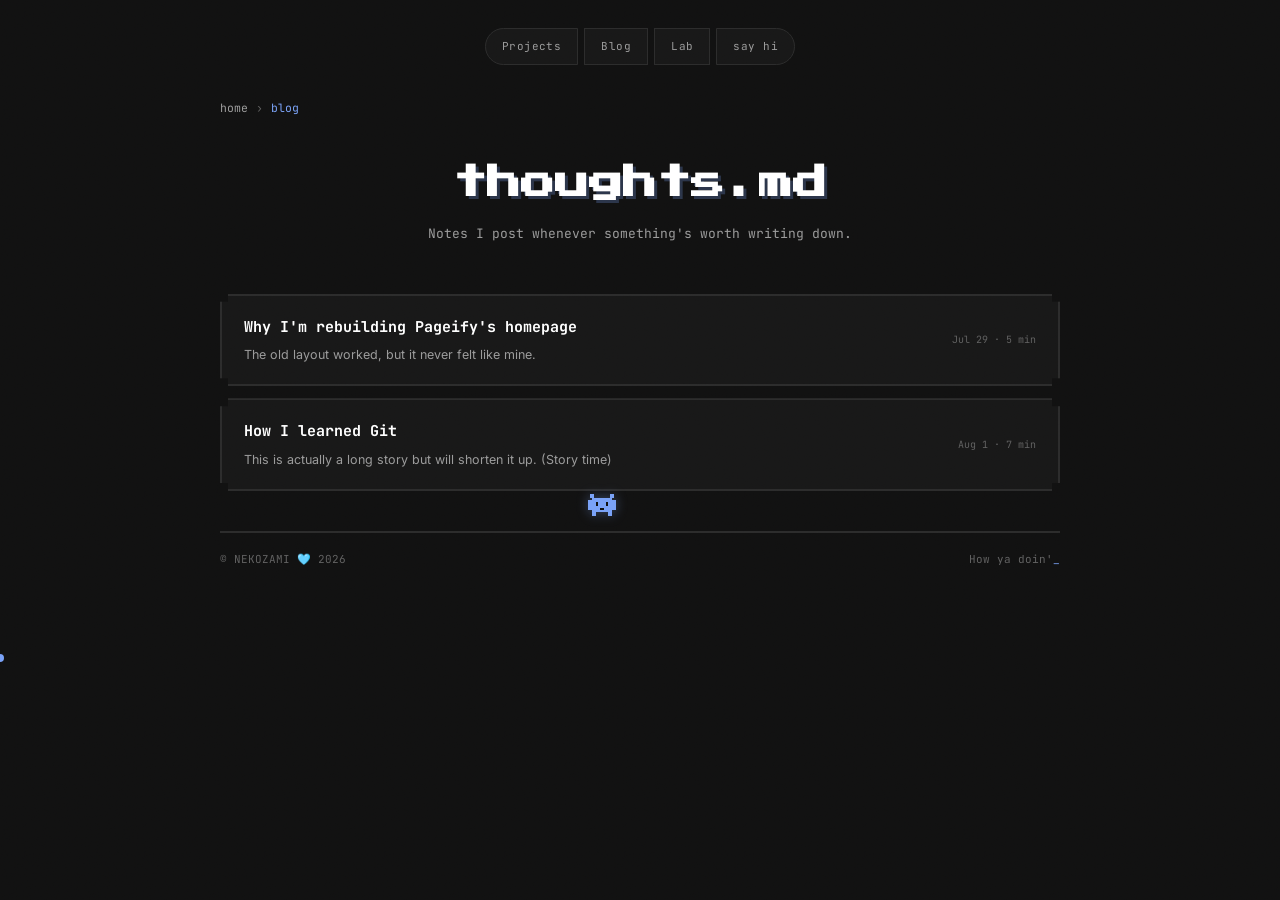
<file: html/blog.html>
<!DOCTYPE html>
<html lang="en">

<head>
    <meta charset="UTF-8">
    <meta name="viewport" content="width=device-width, initial-scale=1.0">
    <title>blog — NEKOZAMI</title>
    <meta name="description" content="Notes on Pageify, Discord tools, and whatever I'm building.">
    <link rel="preconnect" href="https://fonts.googleapis.com">
    <link rel="preconnect" href="https://fonts.gstatic.com" crossorigin>
    <link rel="icon" href="../images/favicon.jpg">
    <link
        href="https://fonts.googleapis.com/css2?family=Press+Start+2P&family=Inter:wght@400;500;600;700&family=JetBrains+Mono:wght@400;500;700&display=swap"
        rel="stylesheet">
    <link rel="stylesheet" href="../css/style.css">
    <link rel="stylesheet" href="../css/blog.css">
</head>

<body>

    <div class="grain"></div>

    <div class="pet" id="pet" aria-hidden="true">
        <svg viewBox="0 0 16 16" width="32" height="32" shape-rendering="crispEdges">
            <rect x="2" y="2" width="2" height="2" fill="#7AA2F7" />
            <rect x="12" y="2" width="2" height="2" fill="#7AA2F7" />
            <rect x="3" y="4" width="10" height="7" fill="#7AA2F7" />
            <rect x="1" y="5" width="2" height="5" fill="#7AA2F7" />
            <rect x="13" y="5" width="2" height="5" fill="#7AA2F7" />
            <rect x="5" y="6" width="1" height="2" fill="#111111" />
            <rect x="10" y="6" width="1" height="2" fill="#111111" />
            <rect x="7" y="9" width="2" height="1" fill="#111111" />
            <rect x="3" y="11" width="2" height="2" fill="#7AA2F7" />
            <rect x="11" y="11" width="2" height="2" fill="#7AA2F7" />
        </svg>
    </div>

    <nav class="nav">
        <a href="../index.html#projects">Projects</a>
        <a href="blog.html">Blog</a>
        <a href="lab.html">Lab</a>
        <a href="https://www.instagram.com/rayyan.vat">say hi</a>
    </nav>

    <div class="crumbs">
        <a href="/">home</a>
        <span class="crumbs__sep">›</span>
        <span class="crumbs__current">blog</span>
    </div>

    <header class="blog-hero">
        <h1 class="blog-hero__title">thoughts.md</h1>
        <p class="blog-hero__tag">Notes I post whenever something's worth writing down.</p>
    </header>

    <main class="content">
        <div class="post-list">

            <a class="post-row" href="../posts/pageify-homepage-redesign">
                <div>
                    <h2 class="post-row__title">Why I'm rebuilding Pageify's homepage</h2>
                    <p class="post-row__desc">The old layout worked, but it never felt like mine.</p>
                </div>
                <span class="post-row__meta">Jul 29 · 5 min</span>
            </a>
            <a class="post-row" href="../posts/how-i-learned-git">
                <div>
                    <h2 class="post-row__title">How I learned Git</h2>
                    <p class="post-row__desc">This is actually a long story but will shorten it up. (Story time)</p>
                </div>
                <span class="post-row__meta">Aug 1 · 7 min</span>
            </a>

        </div>

        <footer class="foot">
            <span>© NEKOZAMI 🩵 2026</span>
            <span>How ya doin'<span class="blink">_</span></span>
        </footer>
    </main>

    <script src="../js/script.js"></script>
</body>

</html>
</file>
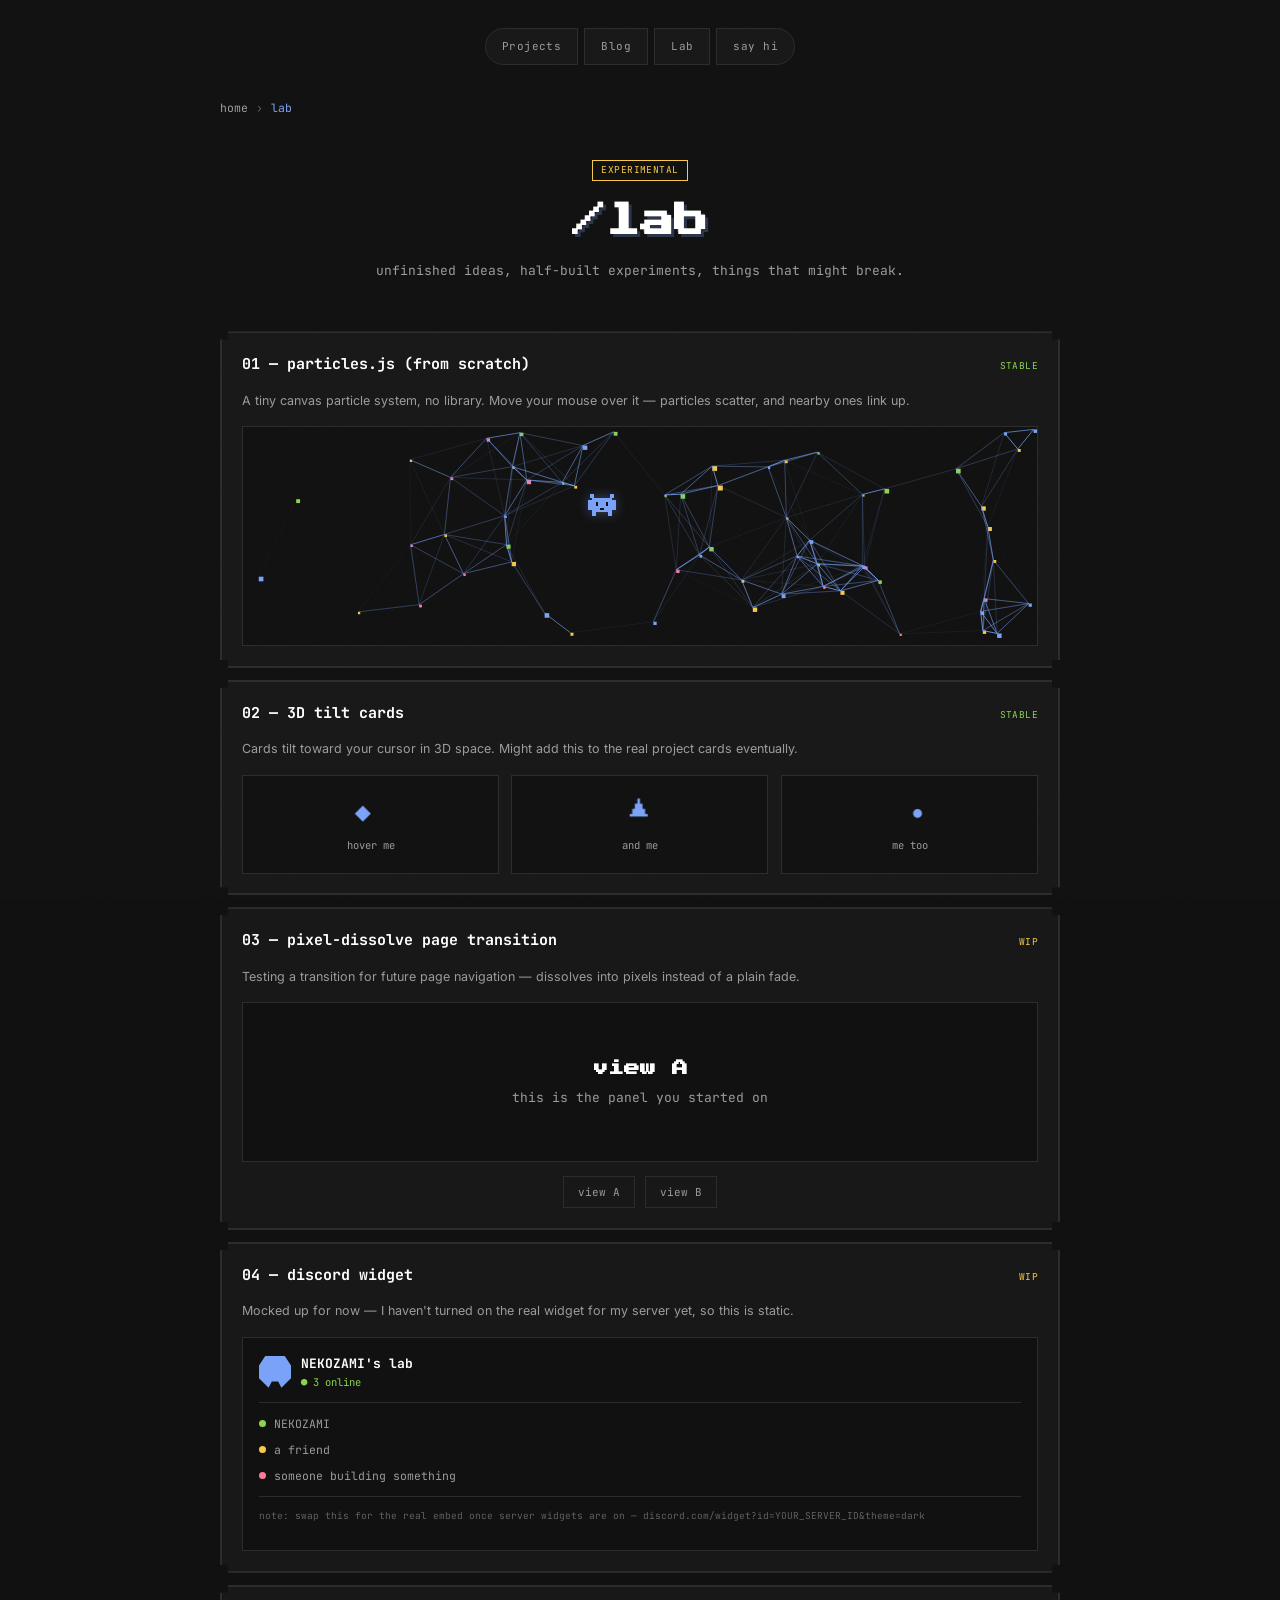
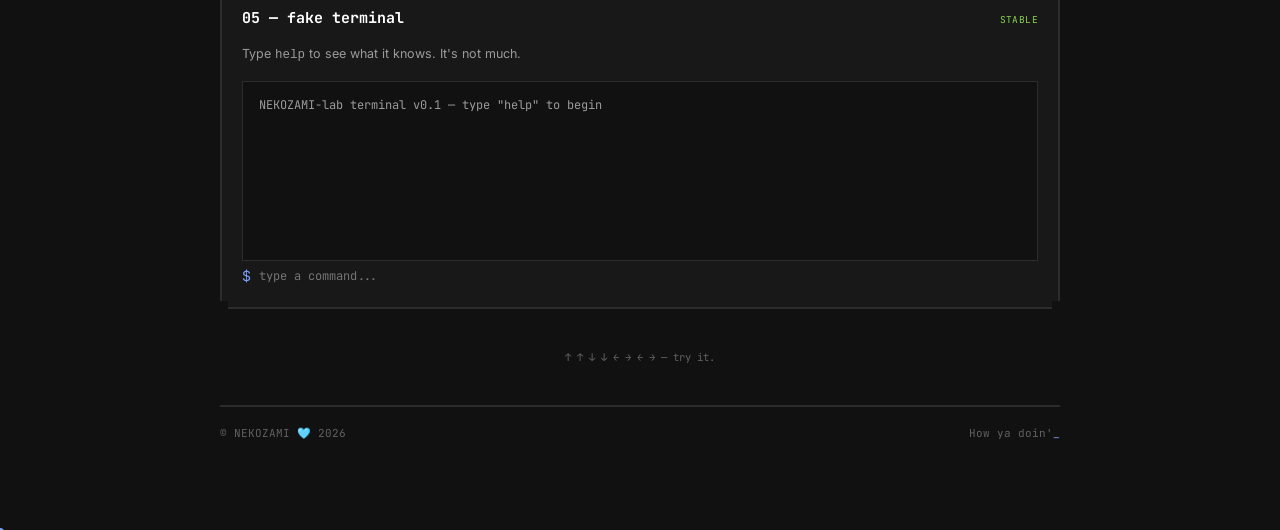
<file: html/lab.html>
<!DOCTYPE html>
<html lang="en">

<head>
    <meta charset="UTF-8">
    <meta name="viewport" content="width=device-width, initial-scale=1.0">
    <title>lab — NEKOZAMI</title>
    <meta name="description" content="Unfinished ideas, experiments, and chaos.">
    <link rel="preconnect" href="https://fonts.googleapis.com">
    <link rel="preconnect" href="https://fonts.gstatic.com" crossorigin>
    <link rel="icon" href="../images/favicon.jpg">
    <link
        href="https://fonts.googleapis.com/css2?family=Press+Start+2P&family=Inter:wght@400;500;600;700&family=JetBrains+Mono:wght@400;500;700&display=swap"
        rel="stylesheet">
    <link rel="stylesheet" href="../css/style.css">
    <link rel="stylesheet" href="../css/lab.css">
</head>

<body>

    <div class="grain"></div>

    <div class="pet" id="pet" aria-hidden="true">
        <svg viewBox="0 0 16 16" width="32" height="32" shape-rendering="crispEdges">
            <rect x="2" y="2" width="2" height="2" fill="#7AA2F7" />
            <rect x="12" y="2" width="2" height="2" fill="#7AA2F7" />
            <rect x="3" y="4" width="10" height="7" fill="#7AA2F7" />
            <rect x="1" y="5" width="2" height="5" fill="#7AA2F7" />
            <rect x="13" y="5" width="2" height="5" fill="#7AA2F7" />
            <rect x="5" y="6" width="1" height="2" fill="#111111" />
            <rect x="10" y="6" width="1" height="2" fill="#111111" />
            <rect x="7" y="9" width="2" height="1" fill="#111111" />
            <rect x="3" y="11" width="2" height="2" fill="#7AA2F7" />
            <rect x="11" y="11" width="2" height="2" fill="#7AA2F7" />
        </svg>
    </div>

    <nav class="nav">
        <a href="../index.html#projects">Projects</a>
        <a href="blog.html">Blog</a>
        <a href="lab.html">Lab</a>
        <a href="https://www.instagram.com/rayyan.vat">say hi</a>
    </nav>

    <div class="crumbs">
        <a href="/">home</a>
        <span class="crumbs__sep">›</span>
        <span class="crumbs__current">lab</span>
    </div>

    <header class="lab-hero">
        <span class="lab-badge">experimental</span>
        <h1 class="lab-hero__title">/lab</h1>
        <p class="lab-hero__tag">unfinished ideas, half-built experiments, things that might break.</p>
    </header>

    <main class="content">

        <div class="experiment">
            <div class="experiment__head">
                <h2 class="experiment__title">01 — particles.js (from scratch)</h2>
                <span class="experiment__status experiment__status--stable">stable</span>
            </div>
            <p class="experiment__desc">A tiny canvas particle system, no library. Move your mouse over it — particles
                scatter, and nearby ones link up.</p>
            <canvas class="particles-canvas" id="particles-canvas"></canvas>
        </div>

        <div class="experiment">
            <div class="experiment__head">
                <h2 class="experiment__title">02 — 3D tilt cards</h2>
                <span class="experiment__status experiment__status--stable">stable</span>
            </div>
            <p class="experiment__desc">Cards tilt toward your cursor in 3D space. Might add this to the real project
                cards eventually.</p>
            <div class="tilt-row">
                <div class="tilt-card"><span class="tilt-card__glyph">◆</span><span class="tilt-card__label">hover
                        me</span></div>
                <div class="tilt-card"><span class="tilt-card__glyph">▲</span><span class="tilt-card__label">and
                        me</span></div>
                <div class="tilt-card"><span class="tilt-card__glyph">●</span><span class="tilt-card__label">me
                        too</span></div>
            </div>
        </div>

        <div class="experiment">
            <div class="experiment__head">
                <h2 class="experiment__title">03 — pixel-dissolve page transition</h2>
                <span class="experiment__status experiment__status--wip">wip</span>
            </div>
            <p class="experiment__desc">Testing a transition for future page navigation — dissolves into pixels
                instead of a plain fade.</p>
            <div class="transition-demo">
                <div id="transition-panel" class="transition-demo__panel">
                    <b>view A</b>this is the panel you started on
                </div>
                <div class="transition-grid" id="transition-grid"></div>
            </div>
            <div class="lab-btn-row">
                <button class="lab-btn" id="transition-btn-a" type="button">view A</button>
                <button class="lab-btn" id="transition-btn-b" type="button">view B</button>
            </div>
        </div>

        <div class="experiment">
            <div class="experiment__head">
                <h2 class="experiment__title">04 — discord widget</h2>
                <span class="experiment__status experiment__status--wip">wip</span>
            </div>
            <p class="experiment__desc">Mocked up for now — I haven't turned on the real widget for my server yet, so
                this is static.</p>
            <div class="discord-widget">
                <div class="discord-widget__server">
                    <span class="discord-widget__icon"></span>
                    <div>
                        <div class="discord-widget__name">NEKOZAMI's lab</div>
                        <div class="discord-widget__count">● 3 online</div>
                    </div>
                </div>
                <div class="discord-widget__members">
                    <div class="discord-widget__member"><span class="discord-widget__dot"></span>NEKOZAMI</div>
                    <div class="discord-widget__member"><span
                            class="discord-widget__dot discord-widget__dot--idle"></span>a friend</div>
                    <div class="discord-widget__member"><span
                            class="discord-widget__dot discord-widget__dot--dnd"></span>someone building something</div>
                </div>
                <p class="discord-widget__note">note: swap this for the real embed once server widgets are on —
                    discord.com/widget?id=YOUR_SERVER_ID&theme=dark</p>
            </div>
        </div>

        <div class="experiment">
            <div class="experiment__head">
                <h2 class="experiment__title">05 — fake terminal</h2>
                <span class="experiment__status experiment__status--stable">stable</span>
            </div>
            <p class="experiment__desc">Type <code>help</code> to see what it knows. It's not much.</p>
            <div class="lab-terminal" id="lab-terminal-log">
                <div class="lab-terminal__line">NEKOZAMI-lab terminal v0.1 — type "help" to begin</div>
            </div>
            <div class="lab-terminal__input-row">
                <input class="lab-terminal__input" id="lab-terminal-input" type="text" autocomplete="off"
                    spellcheck="false" placeholder="type a command...">
            </div>
        </div>

        <p class="egg-hint">↑ ↑ ↓ ↓ ← → ← → — try it.</p>

       <footer class="foot">
            <span>© NEKOZAMI 🩵 2026</span>
            <span>How ya doin'<span class="blink">_</span></span>
        </footer>

    </main>

    <script src="../js/script.js"></script>
    <script src="../js/lab.js"></script>
</body>

</html>
</file>
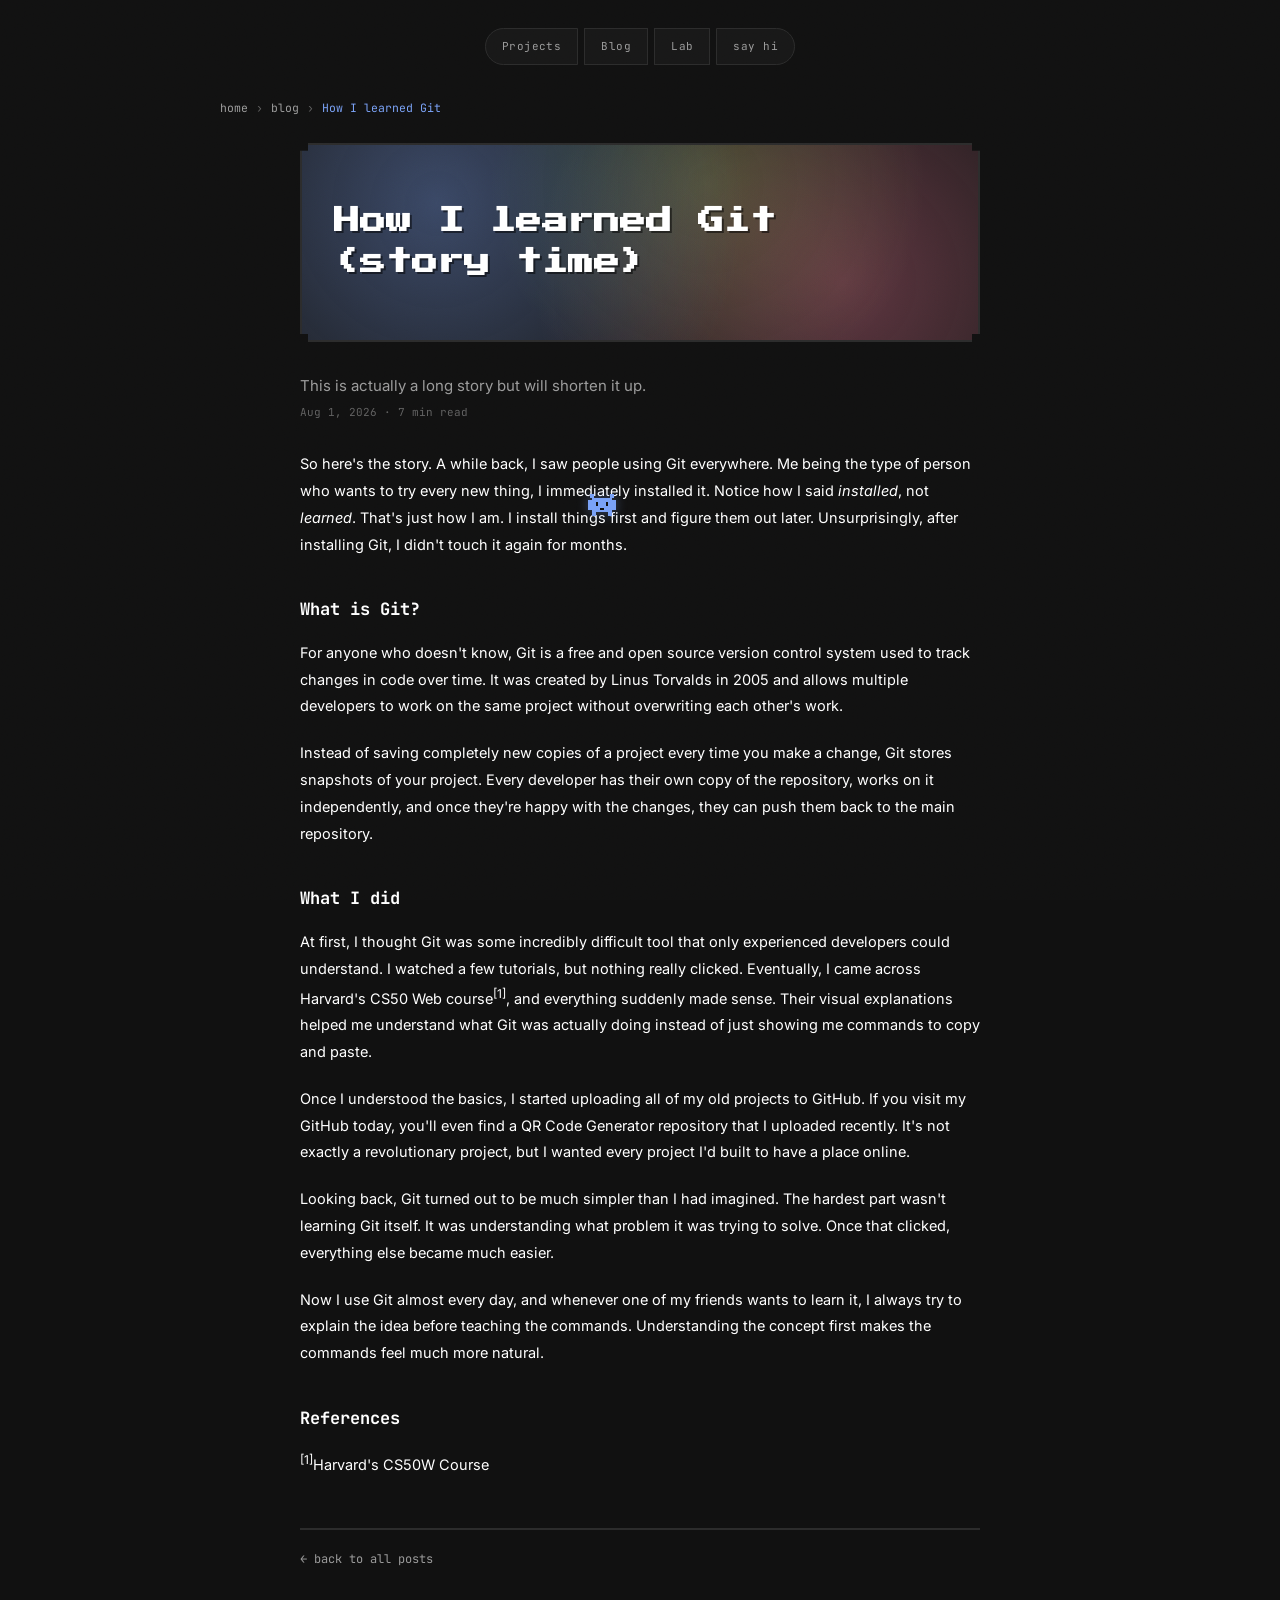
<file: posts/how-i-learned-git.html>
<!DOCTYPE html>
<html lang="en">

<head>
    <meta charset="UTF-8">
    <meta name="viewport" content="width=device-width, initial-scale=1.0">
    <title>How I learned Git — NEKOZAMI</title>
    <meta name="description" content="The old layout worked, but it never felt like mine.">
    <link rel="preconnect" href="https://fonts.googleapis.com">
    <link rel="preconnect" href="https://fonts.gstatic.com" crossorigin>
    <link
        href="https://fonts.googleapis.com/css2?family=Press+Start+2P&family=Inter:wght@400;500;600;700&family=JetBrains+Mono:wght@400;500;700&display=swap"
        rel="stylesheet">
    <link rel="icon" href="../images/favicon.jpg">
    <link rel="stylesheet" href="../css/style.css">
    <link rel="stylesheet" href="../css/blog.css">
</head>

<body>

    <div class="grain"></div>

    <div class="pet" id="pet" aria-hidden="true">
        <svg viewBox="0 0 16 16" width="32" height="32" shape-rendering="crispEdges">
            <rect x="2" y="2" width="2" height="2" fill="#7AA2F7" />
            <rect x="12" y="2" width="2" height="2" fill="#7AA2F7" />
            <rect x="3" y="4" width="10" height="7" fill="#7AA2F7" />
            <rect x="1" y="5" width="2" height="5" fill="#7AA2F7" />
            <rect x="13" y="5" width="2" height="5" fill="#7AA2F7" />
            <rect x="5" y="6" width="1" height="2" fill="#111111" />
            <rect x="10" y="6" width="1" height="2" fill="#111111" />
            <rect x="7" y="9" width="2" height="1" fill="#111111" />
            <rect x="3" y="11" width="2" height="2" fill="#7AA2F7" />
            <rect x="11" y="11" width="2" height="2" fill="#7AA2F7" />
        </svg>
    </div>

    <nav class="nav">
        <a href="../index.html#projects">Projects</a>
        <a href="../html/blog.html">Blog</a>
        <a href="../html/lab.html">Lab</a>
        <a href="https://www.instagram.com/rayyan.vat">say hi</a>
    </nav>

    <div class="crumbs">
        <a href="/">home</a>
        <span class="crumbs__sep">›</span>
        <a href="/blog">blog</a>
        <span class="crumbs__sep">›</span>
        <span class="crumbs__current">How I learned Git</span>
    </div>

    <main class="post">

        <div class="post-banner">
            <h1 class="post-banner__title">How I learned Git (story time)</h1>
        </div>

        <p class="post-dek">This is actually a long story but will shorten it up.</p>
        <p class="post-meta">Aug 1, 2026 · 7 min read</p>

        <div class="post-body">
            <p>So here's the story. A while back, I saw people using Git everywhere. Me being the type of person who
                wants to try every new thing,
                I immediately installed it. Notice how I said <em>installed</em>, not <em>learned</em>. That's just how
                I am. I install things first
                and figure them out later. Unsurprisingly, after installing Git, I didn't touch it again for months.
            </p>

            <h2>What is Git?</h2>
            <p>For anyone who doesn't know, Git is a free and open source version control system used to track changes
                in code over time.
                It was created by Linus Torvalds in 2005 and allows multiple developers to work on the same project
                without overwriting each other's work.</p>

            <p>Instead of saving completely new copies of a project every time you make a change, Git stores snapshots
                of your project. Every developer has their own
                copy of the repository, works on it independently, and once they're happy with the changes, they can
                push them back to the main repository.</p>

            <h2>What I did</h2>
            <p>At first, I thought Git was some incredibly difficult tool that only experienced developers could
                understand. I watched a few tutorials, but nothing
                really clicked. Eventually, I came across Harvard's CS50 Web course<sup>[1]</sup>, and everything
                suddenly made sense. Their visual explanations helped me understand
                what Git was actually doing instead of just showing me commands to copy and paste.</p>

            <p>Once I understood the basics, I started uploading all of my old projects to GitHub. If you visit my
                GitHub today, you'll even find a QR Code Generator repository
                that I uploaded recently. It's not exactly a revolutionary project, but I wanted every project I'd built
                to have a place online.</p>

            <p>Looking back, Git turned out to be much simpler than I had imagined. The hardest part wasn't learning Git
                itself. It was understanding what problem it was trying to solve.
                Once that clicked, everything else became much easier.</p>

            <p>Now I use Git almost every day, and whenever one of my friends wants to learn it, I always try to explain
                the idea before teaching the commands. Understanding the concept first makes the
                commands feel much more natural.</p>

            <h2>References</h2>
            <p><sup>[1]</sup><a terget="_blank"
                    href="https://learning.edx.org/course/course-v1:HarvardX+CS50W+Web/home">Harvard's CS50W Course</a>
            </p>
        </div>

        <div class="post-foot-nav">
            <a href="/blog">← back to all posts</a>
        </div>

    </main>

    <script src="../js/script.js"></script>
</body>

</html>
</file>
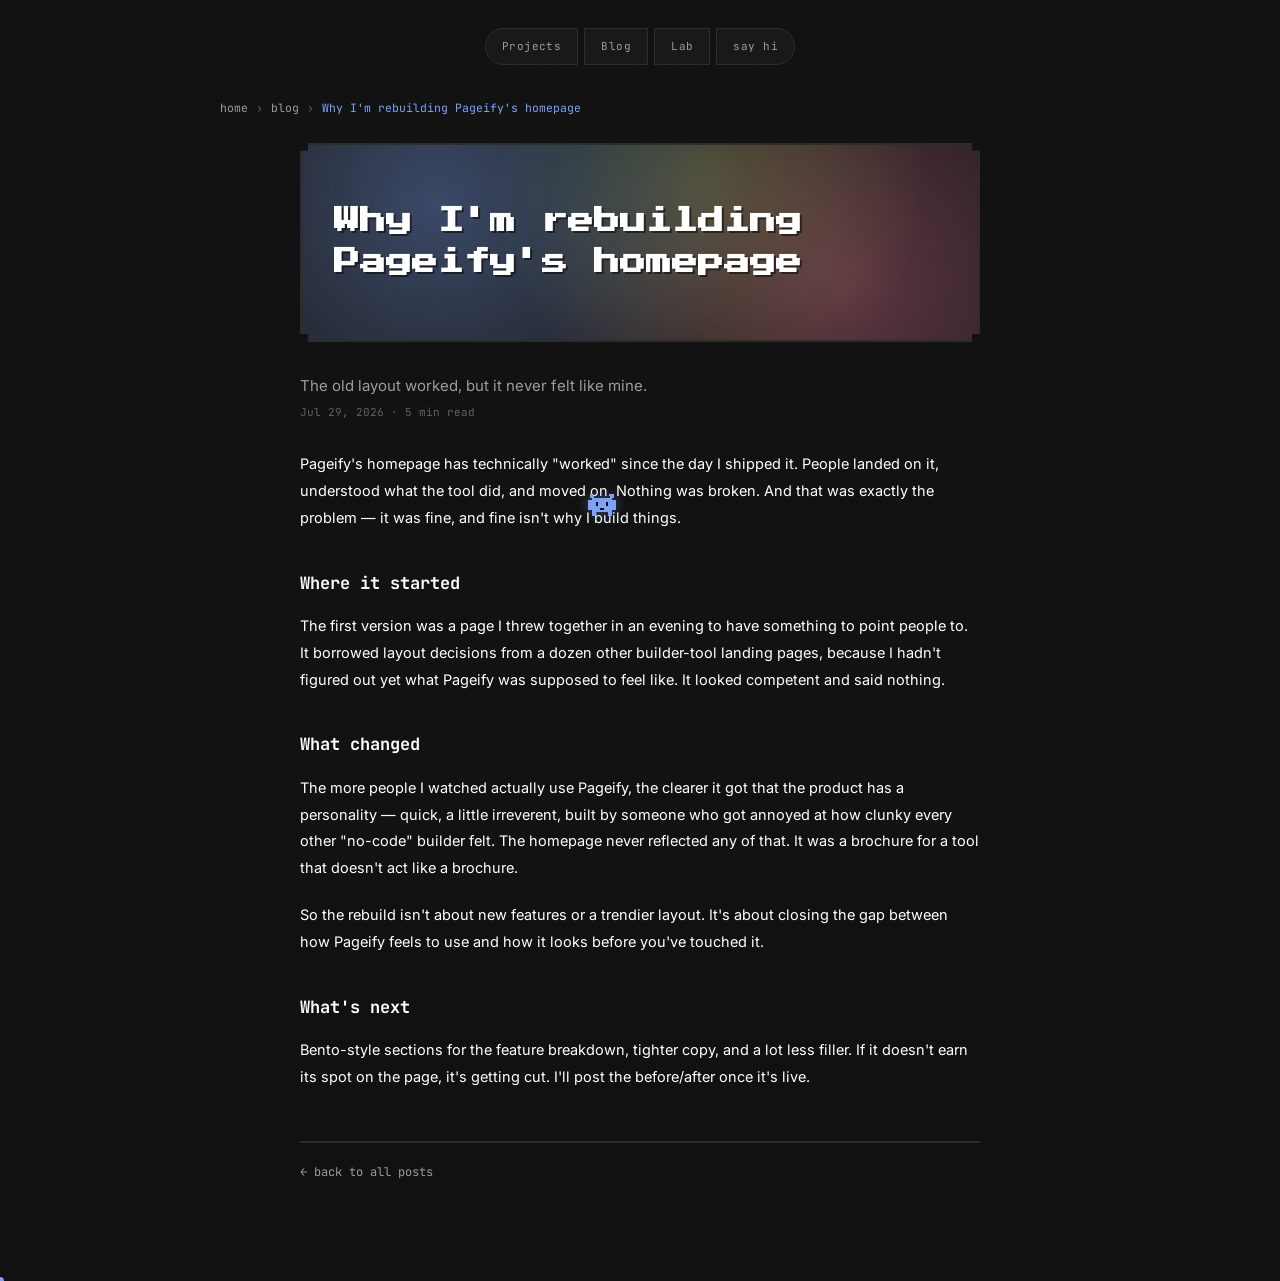
<file: posts/pageify-homepage-redesign.html>
<!DOCTYPE html>
<html lang="en">

<head>
    <meta charset="UTF-8">
    <meta name="viewport" content="width=device-width, initial-scale=1.0">
    <title>Why I'm rebuilding Pageify's homepage — NEKOZAMI</title>
    <meta name="description" content="The old layout worked, but it never felt like mine.">
    <link rel="preconnect" href="https://fonts.googleapis.com">
    <link rel="preconnect" href="https://fonts.gstatic.com" crossorigin>
    <link
        href="https://fonts.googleapis.com/css2?family=Press+Start+2P&family=Inter:wght@400;500;600;700&family=JetBrains+Mono:wght@400;500;700&display=swap"
        rel="stylesheet">
    <link rel="icon" href="../images/favicon.jpg">
    <link rel="stylesheet" href="../css/style.css">
    <link rel="stylesheet" href="../css/blog.css">
</head>

<body>

    <div class="grain"></div>

    <div class="pet" id="pet" aria-hidden="true">
        <svg viewBox="0 0 16 16" width="32" height="32" shape-rendering="crispEdges">
            <rect x="2" y="2" width="2" height="2" fill="#7AA2F7" />
            <rect x="12" y="2" width="2" height="2" fill="#7AA2F7" />
            <rect x="3" y="4" width="10" height="7" fill="#7AA2F7" />
            <rect x="1" y="5" width="2" height="5" fill="#7AA2F7" />
            <rect x="13" y="5" width="2" height="5" fill="#7AA2F7" />
            <rect x="5" y="6" width="1" height="2" fill="#111111" />
            <rect x="10" y="6" width="1" height="2" fill="#111111" />
            <rect x="7" y="9" width="2" height="1" fill="#111111" />
            <rect x="3" y="11" width="2" height="2" fill="#7AA2F7" />
            <rect x="11" y="11" width="2" height="2" fill="#7AA2F7" />
        </svg>
    </div>

    <nav class="nav">
        <a href="../index.html#projects">Projects</a>
        <a href="../html/blog.html">Blog</a>
        <a href="../html/lab.html">Lab</a>
        <a href="https://www.instagram.com/rayyan.vat">say hi</a>
    </nav>

    <div class="crumbs">
        <a href="/">home</a>
        <span class="crumbs__sep">›</span>
        <a href="/blog">blog</a>
        <span class="crumbs__sep">›</span>
        <span class="crumbs__current">Why I'm rebuilding Pageify's homepage</span>
    </div>

    <main class="post">

        <div class="post-banner">
            <h1 class="post-banner__title">Why I'm rebuilding Pageify's homepage</h1>
        </div>

        <p class="post-dek">The old layout worked, but it never felt like mine.</p>
        <p class="post-meta">Jul 29, 2026 · 5 min read</p>

        <div class="post-body">
            <p>Pageify's homepage has technically "worked" since the day I shipped it. People landed on it, understood
                what the tool did, and moved on. Nothing was broken. And that was exactly the problem — it was
                fine, and fine isn't why I build things.</p>

            <h2>Where it started</h2>
            <p>The first version was a page I threw together in an evening to have something to point people to.
                It borrowed layout decisions from a dozen other builder-tool landing pages, because I hadn't
                figured out yet what Pageify was supposed to feel like. It looked competent and said nothing.</p>

            <h2>What changed</h2>
            <p>The more people I watched actually use Pageify, the clearer it got that the product has a
                personality — quick, a little irreverent, built by someone who got annoyed at how clunky every
                other "no-code" builder felt. The homepage never reflected any of that. It was a brochure for a
                tool that doesn't act like a brochure.</p>

            <p>So the rebuild isn't about new features or a trendier layout. It's about closing the gap between how
                Pageify feels to use and how it looks before you've touched it.</p>

            <h2>What's next</h2>
            <p>Bento-style sections for the feature breakdown, tighter copy, and a lot less filler. If it doesn't
                earn its spot on the page, it's getting cut. I'll post the before/after once it's live.</p>
        </div>

        <div class="post-foot-nav">
            <a href="/blog">← back to all posts</a>
        </div>

    </main>

    <script src="../js/script.js"></script>
</body>

</html>
</file>
<file: css/style.css>
:root {
    --bg: #111111;
    --surface: #181818;
    --border: #2c2c2c;
    --border-hover: #7AA2F7;
    --text: #FFFFFF;
    --text-secondary: #9B9B9B;
    --text-tertiary: #616161;
    --accent: #7AA2F7;

    --font-pixel: 'Press Start 2P', monospace;
    --font-mono: 'JetBrains Mono', monospace;
    --font-body: 'Inter', sans-serif;

    --notch: 8px;
    --gap: 12px;
    --dur: 220ms;
}

* {
    box-sizing: border-box;
    scroll-behavior: smooth;
}

::selection {
    background: var(--accent);
    color: #0c0c0c;
}

html {
    background: var(--bg);
}

body {
    margin: 0;
    background: var(--bg);
    color: var(--text);
    font-family: var(--font-body);
    font-size: 14px;
    line-height: 1.55;
    cursor: none;
    overflow-x: hidden;
}

/* Custom cursor */
.custom-cursor {
    position: fixed;
    width: 8px;
    height: 8px;
    background: #7AA2F7;
    border-radius: 50%;
    pointer-events: none;
    z-index: 99999;
    transform: translate(-50%, -50%);
    transition: transform 0.18s ease;
}

a,
button,
input,
textarea,
select,
.project,
.card,
.social-link,
[role="button"] {
    cursor: none !important;
}

/* Cat */
.pet {
    position: fixed;
    width: 48px;
    height: 48px;
    pointer-events: none;
    z-index: 99998;
    image-rendering: pixelated;
    transform-origin: center;
}

@media (hover: none) {
    body {
        cursor: auto;
    }
}

@media (prefers-reduced-motion: reduce) {
    * {
        animation: none !important;
        transition: none !important;
    }
}

a {
    color: inherit;
    text-decoration: none;
}

.accent {
    color: var(--accent);
}

.grain {
    position: fixed;
    inset: 0;
    pointer-events: none;
    z-index: 998;
    opacity: .05;
    mix-blend-mode: overlay;
    background-image: url("data:image/svg+xml,%3Csvg xmlns='http://www.w3.org/2000/svg' width='120' height='120'%3E%3Cfilter id='n'%3E%3CfeTurbulence type='fractalNoise' baseFrequency='0.9' numOctaves='2' stitchTiles='stitch'/%3E%3C/filter%3E%3Crect width='100%25' height='100%25' filter='url(%23n)'/%3E%3C/svg%3E");
}

/* ---------- pixel notch shape, used on every card ---------- */

.pixel-frame {
    clip-path: polygon(0 var(--notch), var(--notch) var(--notch), var(--notch) 0,
            calc(100% - var(--notch)) 0, calc(100% - var(--notch)) var(--notch), 100% var(--notch),
            100% calc(100% - var(--notch)), calc(100% - var(--notch)) calc(100% - var(--notch)), calc(100% - var(--notch)) 100%,
            var(--notch) 100%, var(--notch) calc(100% - var(--notch)), 0 calc(100% - var(--notch)));
}

/* ---------- cursor pet ---------- */

.pet {
    position: fixed;
    top: 0;
    left: 0;
    z-index: 1000;
    pointer-events: none;
    transform: translate(-100px, -100px);
    image-rendering: pixelated;
    filter: drop-shadow(0 0 6px rgba(122, 162, 247, .35));
}

@media (hover: none) {
    .pet {
        display: none;
    }
}

/* ---------- floating decorative pixel icons ---------- */

.floaters {
    position: fixed;
    inset: 0;
    pointer-events: none;
    z-index: 1;
}

.floater {
    position: absolute;
    image-rendering: pixelated;
    opacity: .8;
    will-change: transform;
    animation: up-down 1.5s ease-in-out infinite;
}

@keyframes up-down {

    0%,
    100% {
        transform: translateY(0);
    }

    50% {
        transform: translateY(20px);
    }
}

@media (max-width: 720px) {
    .floaters {
        display: none;
    }
}

/* ---------- nav ---------- */

.nav {
    position: relative;
    z-index: 5;
    display: flex;
    justify-content: center;
    gap: 6px;
    padding-top: 28px;
}

.nav a {
    font-family: var(--font-mono);
    font-size: 11px;
    letter-spacing: .04em;
    color: var(--text-secondary);
    background: var(--surface);
    border: 1px solid var(--border);
    padding: 9px 16px;
    transition: color var(--dur), border-color var(--dur);
}

.nav a:hover {
    color: var(--accent);
    border-color: var(--accent);
}

.nav a:first-child {
    border-radius: 20px 0 0 20px;
}

.nav a:last-child {
    border-radius: 0 20px 20px 0;
}

/* ---------- hero ---------- */

.hero {
    position: relative;
    z-index: 2;
    text-align: center;
    padding: 90px 20px 70px;
}

.hero__name {
    font-family: var(--font-pixel);
    font-size: clamp(28px, 6vw, 52px);
    line-height: 1.4;
    margin: 0 0 18px;
    letter-spacing: -1px;
    text-shadow: 3px 3px 0 rgba(122, 162, 247, .25);
}

.hero__tag {
    font-family: var(--font-mono);
    font-size: 13px;
    color: var(--text-secondary);
    margin: 0;
}

.blink {
    color: var(--accent);
    animation: blink 1s step-end infinite;
}

@keyframes blink {
    50% {
        opacity: 0;
    }
}

/* ---------- content / bento ---------- */

.content {
    position: relative;
    z-index: 2;
    max-width: 880px;
    margin: 0 auto;
    padding: 0 20px 90px;
}

.section-label {
    font-family: var(--font-pixel);
    font-size: 10px;
    color: var(--text-tertiary);
    margin: 30px 2px 10px;
    display: flex;
    align-items: center;
    gap: 10px;
}

.section-label::after {
    content: '';
    flex: 1;
    height: 2px;
    background: var(--border);
}

.bento {
    display: grid;
    grid-template-columns: repeat(3, 1fr);
    grid-auto-flow: dense;
    gap: var(--gap);
}

.bento--tools {
    grid-template-columns: repeat(3, 1fr);
}

/* ---------- pixel card ---------- */

.pcard {
    background: var(--surface);
    border: 2px solid var(--border);
    padding: 16px;
    grid-column: span 1;
    clip-path: polygon(0 var(--notch), var(--notch) var(--notch), var(--notch) 0,
            calc(100% - var(--notch)) 0, calc(100% - var(--notch)) var(--notch), 100% var(--notch),
            100% calc(100% - var(--notch)), calc(100% - var(--notch)) calc(100% - var(--notch)), calc(100% - var(--notch)) 100%,
            var(--notch) 100%, var(--notch) calc(100% - var(--notch)), 0 calc(100% - var(--notch)));
    transition: border-color var(--dur), transform var(--dur);
    display: flex;
    flex-direction: column;
    gap: 6px;
}

.pcard:hover {
    border-color: var(--accent);
    transform: translate(-2px, -2px);
    box-shadow: 3px 3px 0 var(--border);
}

.pcard--featured {
    grid-column: span 2;
}

.pcard--full {
    grid-column: 1 / -1;
}

.pcard--muted {
    opacity: .5;
}

.pcard--muted:hover {
    opacity: .8;
}

.pcard__kicker {
    font-family: var(--font-mono);
    font-size: 10px;
    color: var(--text-tertiary);
    text-transform: lowercase;
}

.pcard__title {
    font-family: var(--font-mono);
    font-weight: 700;
    font-size: 14.5px;
    margin: 0;
    color: var(--text);
}

.pcard--currently .pcard__title {
    font-size: 17px;
}

.pcard__desc {
    font-size: 12.5px;
    color: var(--text-secondary);
    margin: 0;
    flex-grow: 1;
}

.pcard__meta {
    font-family: var(--font-mono);
    font-size: 10px;
    color: var(--text-tertiary);
    margin-top: 4px;
}

.pcard__row {
    display: flex;
    align-items: flex-start;
    justify-content: space-between;
    gap: 10px;
}

.status {
    font-family: var(--font-mono);
    font-size: 9.5px;
    color: #8bd450;
    white-space: nowrap;
    padding-top: 2px;
}

.tags {
    display: flex;
    flex-wrap: wrap;
    gap: 8px;
    font-family: var(--font-mono);
    font-size: 9.5px;
    color: var(--text-tertiary);
    text-transform: uppercase;
}

.pcard__links {
    display: flex;
    gap: 14px;
    font-family: var(--font-mono);
    font-size: 10.5px;
}

.pcard__links a {
    color: var(--text-secondary);
    transition: color var(--dur);
}

.pcard__links a:hover {
    color: var(--accent);
}

.pcard__cta {
    font-family: var(--font-mono);
    font-size: 10.5px;
    color: var(--accent);
    margin-top: auto;
}

/* ---------- quote card ---------- */

.pcard--quote {
    justify-content: center;
}

.quote {
    font-family: var(--font-mono);
    font-size: 13.5px;
    line-height: 1.6;
    color: var(--text);
    margin: 0;
}

.quote__cite {
    font-family: var(--font-mono);
    font-size: 10.5px;
    color: var(--text-tertiary);
}

/* ---------- discord card ---------- */

.pixel-icon {
    width: 20px;
    height: 20px;
    display: inline-block;
}

.pixel-icon--discord {
    background: var(--accent);
    width: 25px;
    height: 25px;
    border-radius: 20px;

}

/* ---------- github ---------- */

.gh-stats {
    display: flex;
    gap: 16px;
    font-family: var(--font-mono);
    font-size: 11px;
    color: var(--text-tertiary);
}

.gh-stats b {
    color: var(--text);
}

.gh-graph {
    width: 100%;
    height: auto;
    display: block;
    margin-top: 14px;
    filter: saturate(.85);
}

/* ---------- tools ---------- */

.pcard--tool {
    flex-direction: row;
    align-items: center;
    gap: 8px;
    font-family: var(--font-mono);
    font-size: 12px;
    font-weight: 700;
    padding: 14px 16px;
}

.card__icon {
    color: var(--accent);
    font-size: 14px;
}

/* ---------- footer ---------- */

.foot {
    display: flex;
    justify-content: space-between;
    margin-top: 40px;
    padding-top: 18px;
    border-top: 2px solid var(--border);
    font-family: var(--font-mono);
    font-size: 11px;
    color: var(--text-tertiary);
}

/* ---------- focus ---------- */

a:focus-visible {
    outline: 1px solid var(--accent);
    outline-offset: 3px;
}

/* ---------- responsive ---------- */

@media (max-width: 720px) {
    .bento {
        grid-template-columns: repeat(2, 1fr);
    }

    .pcard--featured {
        grid-column: span 2;
    }
}

@media (max-width: 460px) {
    body {
        cursor: auto;
    }

    .hero {
        padding: 60px 16px 44px;
    }

    .content {
        padding: 0 16px 64px;
    }

    .bento {
        grid-template-columns: repeat(2, 1fr);
        gap: 8px;
    }

    .pcard {
        padding: 12px;
    }

    .nav {
        gap: 4px;
    }

    .nav a {
        padding: 7px 11px;
        font-size: 10px;
    }

    .pcard--quote {
        grid-column: 1 / -1;
    }

    .pcard--full .pcard__row {
        display: none;
    }

    .pcard--full {
        overflow: hidden;
    }

    .gh-graph {
        width: 200%;
        max-width: 200%;
        margin-left: -100%;
    }

    .foot {
        flex-direction: column;
        gap: 6px;
    }
}

/*-------Crumbs-------*/


.crumbs {
    position: relative;
    z-index: 2;
    max-width: 880px;
    margin: 0 auto;
    padding: 34px 20px 0;
    display: flex;
    flex-wrap: wrap;
    align-items: center;
    gap: 8px;
    font-family: var(--font-mono);
    font-size: 11.5px;
    color: var(--text-tertiary);
}

.crumbs a {
    color: var(--text-secondary);
    transition: color var(--dur);
}

.crumbs a:hover {
    color: var(--accent);
}

.crumbs__sep {
    color: var(--text-tertiary);
}

.crumbs__current {
    color: var(--accent);
}
</file>
<file: css/blog.css>
/* ---------- blog listing page ---------- */

.blog-hero {
    position: relative;
    z-index: 2;
    text-align: center;
    padding: 40px 20px 50px;
}

.blog-hero__title {
    font-family: var(--font-pixel);
    font-size: clamp(22px, 4.5vw, 34px);
    margin: 0 0 14px;
    text-shadow: 3px 3px 0 rgba(122, 162, 247, .25);
}

.blog-hero__tag {
    font-family: var(--font-mono);
    font-size: 13px;
    color: var(--text-secondary);
    margin: 0;
}

.post-list {
    display: flex;
    flex-direction: column;
    gap: var(--gap);
}

.post-row {
    background: var(--surface);
    border: 2px solid var(--border);
    padding: 20px 22px;
    clip-path: polygon(0 var(--notch), var(--notch) var(--notch), var(--notch) 0,
            calc(100% - var(--notch)) 0, calc(100% - var(--notch)) var(--notch), 100% var(--notch),
            100% calc(100% - var(--notch)), calc(100% - var(--notch)) calc(100% - var(--notch)), calc(100% - var(--notch)) 100%,
            var(--notch) 100%, var(--notch) calc(100% - var(--notch)), 0 calc(100% - var(--notch)));
    transition: border-color var(--dur), transform var(--dur);
    display: flex;
    align-items: center;
    justify-content: space-between;
    gap: 20px;
}

.post-row:hover {
    border-color: var(--accent);
    transform: translate(-2px, -2px);
    box-shadow: 3px 3px 0 var(--border);
}

.post-row__title {
    font-family: var(--font-mono);
    font-weight: 700;
    font-size: 15px;
    margin: 0 0 6px;
    color: var(--text);
}

.post-row__desc {
    font-size: 12.5px;
    color: var(--text-secondary);
    margin: 0;
}

.post-row__meta {
    font-family: var(--font-mono);
    font-size: 10px;
    color: var(--text-tertiary);
    white-space: nowrap;
    flex-shrink: 0;
}

/* ---------- individual post page ---------- */

.post {
    position: relative;
    z-index: 2;
    max-width: 720px;
    margin: 0 auto;
    padding: 26px 20px 100px;
}

.post-banner {
    position: relative;
    border: 2px solid var(--border);
    padding: 56px 32px;
    margin-bottom: 32px;
    background:
        radial-gradient(circle at 20% 30%, rgba(122, 162, 247, .35), transparent 55%),
        radial-gradient(circle at 80% 70%, rgba(255, 122, 156, .3), transparent 55%),
        radial-gradient(circle at 60% 20%, rgba(139, 212, 80, .25), transparent 50%),
        var(--surface);
    clip-path: polygon(0 var(--notch), var(--notch) var(--notch), var(--notch) 0,
            calc(100% - var(--notch)) 0, calc(100% - var(--notch)) var(--notch), 100% var(--notch),
            100% calc(100% - var(--notch)), calc(100% - var(--notch)) calc(100% - var(--notch)), calc(100% - var(--notch)) 100%,
            var(--notch) 100%, var(--notch) calc(100% - var(--notch)), 0 calc(100% - var(--notch)));
}

.post-banner__title {
    position: relative;
    font-family: var(--font-pixel);
    font-size: clamp(18px, 3.4vw, 26px);
    line-height: 1.6;
    margin: 0;
    text-shadow: 2px 2px 0 rgba(0, 0, 0, .5);
}

.post-dek {
    font-size: 15px;
    color: var(--text-secondary);
    line-height: 1.6;
    margin: 0 0 6px;
}

.post-meta {
    font-family: var(--font-mono);
    font-size: 11px;
    color: var(--text-tertiary);
    margin: 0 0 30px;
}

.post-body {
    font-size: 14.5px;
    line-height: 1.85;
    color: var(--text);
}

.post-body p {
    margin: 0 0 20px;
}

.post-body h2 {
    font-family: var(--font-mono);
    font-size: 17px;
    margin: 36px 0 14px;
    color: var(--text);
}

.post-body code {
    font-family: var(--font-mono);
    font-size: 13px;
    background: var(--surface);
    border: 1px solid var(--border);
    padding: 2px 6px;
    color: var(--accent);
}

.post-body pre {
    font-family: var(--font-mono);
    font-size: 12.5px;
    background: var(--surface);
    border: 2px solid var(--border);
    padding: 16px 18px;
    overflow-x: auto;
    margin: 0 0 24px;
    line-height: 1.6;
}

.post-body blockquote {
    margin: 0 0 24px;
    padding-left: 16px;
    border-left: 2px solid var(--accent);
    color: var(--text-secondary);
    font-style: italic;
}

.post-foot-nav {
    margin-top: 50px;
    padding-top: 20px;
    border-top: 2px solid var(--border);
    font-family: var(--font-mono);
    font-size: 12px;
}

.post-foot-nav a {
    color: var(--text-secondary);
    transition: color var(--dur);
}

.post-foot-nav a:hover {
    color: var(--accent);
}

@media (max-width: 460px) {
    .post-banner {
        padding: 40px 20px;
    }

    .post-row {
        flex-direction: column;
        align-items: flex-start;
        gap: 8px;
    }
}
</file>
<file: css/lab.css>
.lab-hero {
    position: relative;
    z-index: 2;
    text-align: center;
    padding: 40px 20px 50px;
}

.lab-hero__title {
    font-family: var(--font-pixel);
    font-size: clamp(22px, 4.5vw, 34px);
    margin: 0 0 14px;
    text-shadow: 3px 3px 0 rgba(122, 162, 247, .25);
}

.lab-hero__tag {
    font-family: var(--font-mono);
    font-size: 13px;
    color: var(--text-secondary);
    margin: 0;
}

.lab-badge {
    display: inline-block;
    font-family: var(--font-mono);
    font-size: 9.5px;
    letter-spacing: .05em;
    color: #f7c948;
    border: 1px solid #f7c948;
    padding: 2px 8px;
    margin-bottom: 14px;
    text-transform: uppercase;
}

.experiment {
    background: var(--surface);
    border: 2px solid var(--border);
    padding: 20px;
    margin-bottom: var(--gap);
    clip-path: polygon(0 var(--notch), var(--notch) var(--notch), var(--notch) 0,
            calc(100% - var(--notch)) 0, calc(100% - var(--notch)) var(--notch), 100% var(--notch),
            100% calc(100% - var(--notch)), calc(100% - var(--notch)) calc(100% - var(--notch)), calc(100% - var(--notch)) 100%,
            var(--notch) 100%, var(--notch) calc(100% - var(--notch)), 0 calc(100% - var(--notch)));
}

.experiment__head {
    display: flex;
    align-items: baseline;
    justify-content: space-between;
    gap: 12px;
    margin-bottom: 14px;
    flex-wrap: wrap;
}

.experiment__title {
    font-family: var(--font-mono);
    font-weight: 700;
    font-size: 15px;
    margin: 0;
    color: var(--text);
}

.experiment__status {
    font-family: var(--font-mono);
    font-size: 9.5px;
    text-transform: uppercase;
    letter-spacing: .04em;
    white-space: nowrap;
}

.experiment__status--wip {
    color: #f7c948;
}

.experiment__status--stable {
    color: #8bd450;
}

.experiment__status--broken {
    color: #ff7a9c;
}

.experiment__desc {
    font-size: 12.5px;
    color: var(--text-secondary);
    margin: 0 0 16px;
}

/* ---------- 01 particles ---------- */

.particles-canvas {
    display: block;
    width: 100%;
    height: 220px;
    background: var(--bg);
    border: 1px solid var(--border);
    cursor: none;
}

/* ---------- 02 tilt cards ---------- */

.tilt-row {
    display: grid;
    grid-template-columns: repeat(3, 1fr);
    gap: 12px;
    perspective: 700px;
}

.tilt-card {
    background: var(--bg);
    border: 1px solid var(--border);
    padding: 18px 14px;
    text-align: center;
    transform-style: preserve-3d;
    transition: transform 120ms ease-out, border-color var(--dur);
    will-change: transform;
}

.tilt-card:hover {
    border-color: var(--accent);
}

.tilt-card__glyph {
    font-family: var(--font-pixel);
    font-size: 20px;
    color: var(--accent);
    display: block;
    margin-bottom: 8px;
    transform: translateZ(20px);
}

.tilt-card__label {
    font-family: var(--font-mono);
    font-size: 10.5px;
    color: var(--text-secondary);
    transform: translateZ(10px);
}

@media (max-width: 460px) {
    .tilt-row {
        grid-template-columns: repeat(2, 1fr);
    }
}

/* ---------- 03 page transition ---------- */

.transition-demo {
    position: relative;
    border: 1px solid var(--border);
    background: var(--bg);
    height: 160px;
    display: flex;
    align-items: center;
    justify-content: center;
    overflow: hidden;
}

.transition-demo__panel {
    font-family: var(--font-mono);
    font-size: 13px;
    color: var(--text-secondary);
    text-align: center;
}

.transition-demo__panel b {
    display: block;
    font-family: var(--font-pixel);
    font-size: 16px;
    color: var(--text);
    margin-bottom: 8px;
}

.transition-grid {
    position: absolute;
    inset: 0;
    display: grid;
    grid-template-columns: repeat(10, 1fr);
    grid-template-rows: repeat(6, 1fr);
    pointer-events: none;
    z-index: 3;
}

.transition-grid span {
    background: var(--accent);
    transform: scale(0);
}

.lab-btn-row {
    display: flex;
    gap: 10px;
    margin-top: 14px;
    justify-content: center;
}

.lab-btn {
    font-family: var(--font-mono);
    font-size: 11px;
    color: var(--text-secondary);
    background: var(--surface);
    border: 1px solid var(--border);
    padding: 8px 14px;
    cursor: pointer;
    transition: color var(--dur), border-color var(--dur);
}

.lab-btn:hover {
    color: var(--accent);
    border-color: var(--accent);
}

/* ---------- 04 discord widget ---------- */

.discord-widget {
    background: var(--bg);
    border: 1px solid var(--border);
    padding: 16px;
}

.discord-widget__server {
    display: flex;
    align-items: center;
    gap: 10px;
    margin-bottom: 12px;
    padding-bottom: 12px;
    border-bottom: 1px solid var(--border);
}

.discord-widget__icon {
    width: 32px;
    height: 32px;
    background: var(--accent);
    clip-path: polygon(20% 0, 80% 0, 100% 30%, 100% 70%, 70% 100%, 60% 80%, 40% 80%, 30% 100%, 0 70%, 0 30%);
    flex-shrink: 0;
}

.discord-widget__name {
    font-family: var(--font-mono);
    font-weight: 700;
    font-size: 13px;
    color: var(--text);
}

.discord-widget__count {
    font-family: var(--font-mono);
    font-size: 10.5px;
    color: #8bd450;
}

.discord-widget__members {
    display: flex;
    flex-direction: column;
    gap: 8px;
}

.discord-widget__member {
    display: flex;
    align-items: center;
    gap: 8px;
    font-family: var(--font-mono);
    font-size: 11.5px;
    color: var(--text-secondary);
}

.discord-widget__dot {
    width: 7px;
    height: 7px;
    border-radius: 50%;
    background: #8bd450;
    flex-shrink: 0;
}

.discord-widget__dot--idle {
    background: #f7c948;
}

.discord-widget__dot--dnd {
    background: #ff7a9c;
}

.discord-widget__note {
    margin-top: 12px;
    padding-top: 12px;
    border-top: 1px solid var(--border);
    font-family: var(--font-mono);
    font-size: 9.5px;
    color: var(--text-tertiary);
}

/* ---------- 05 terminal ---------- */

.lab-terminal {
    background: var(--bg);
    border: 1px solid var(--border);
    padding: 14px 16px;
    font-family: var(--font-mono);
    font-size: 12px;
    color: var(--text-secondary);
    height: 180px;
    overflow-y: auto;
}

.lab-terminal__line {
    margin-bottom: 4px;
    line-height: 1.6;
}

.lab-terminal__line--cmd::before {
    content: '> ';
    color: var(--accent);
}

.lab-terminal__input-row {
    display: flex;
    align-items: center;
    gap: 6px;
    margin-top: 4px;
}

.lab-terminal__input-row::before {
    content: '$';
    color: var(--accent);
}

.lab-terminal__input {
    flex: 1;
    background: transparent;
    border: none;
    outline: none;
    color: var(--text);
    font-family: var(--font-mono);
    font-size: 12px;
}

/* ---------- 06 easter egg ---------- */

.egg-hint {
    font-family: var(--font-mono);
    font-size: 10.5px;
    color: var(--text-tertiary);
    text-align: center;
    margin: 40px 0 10px;
}

.cat-rain {
    position: fixed;
    inset: 0;
    pointer-events: none;
    z-index: 2000;
}

.cat-rain span {
    position: absolute;
    top: -30px;
    font-size: 20px;
    animation: fall linear forwards;
}

@keyframes fall {
    to {
        transform: translateY(110vh) rotate(360deg);
    }
}
</file>
